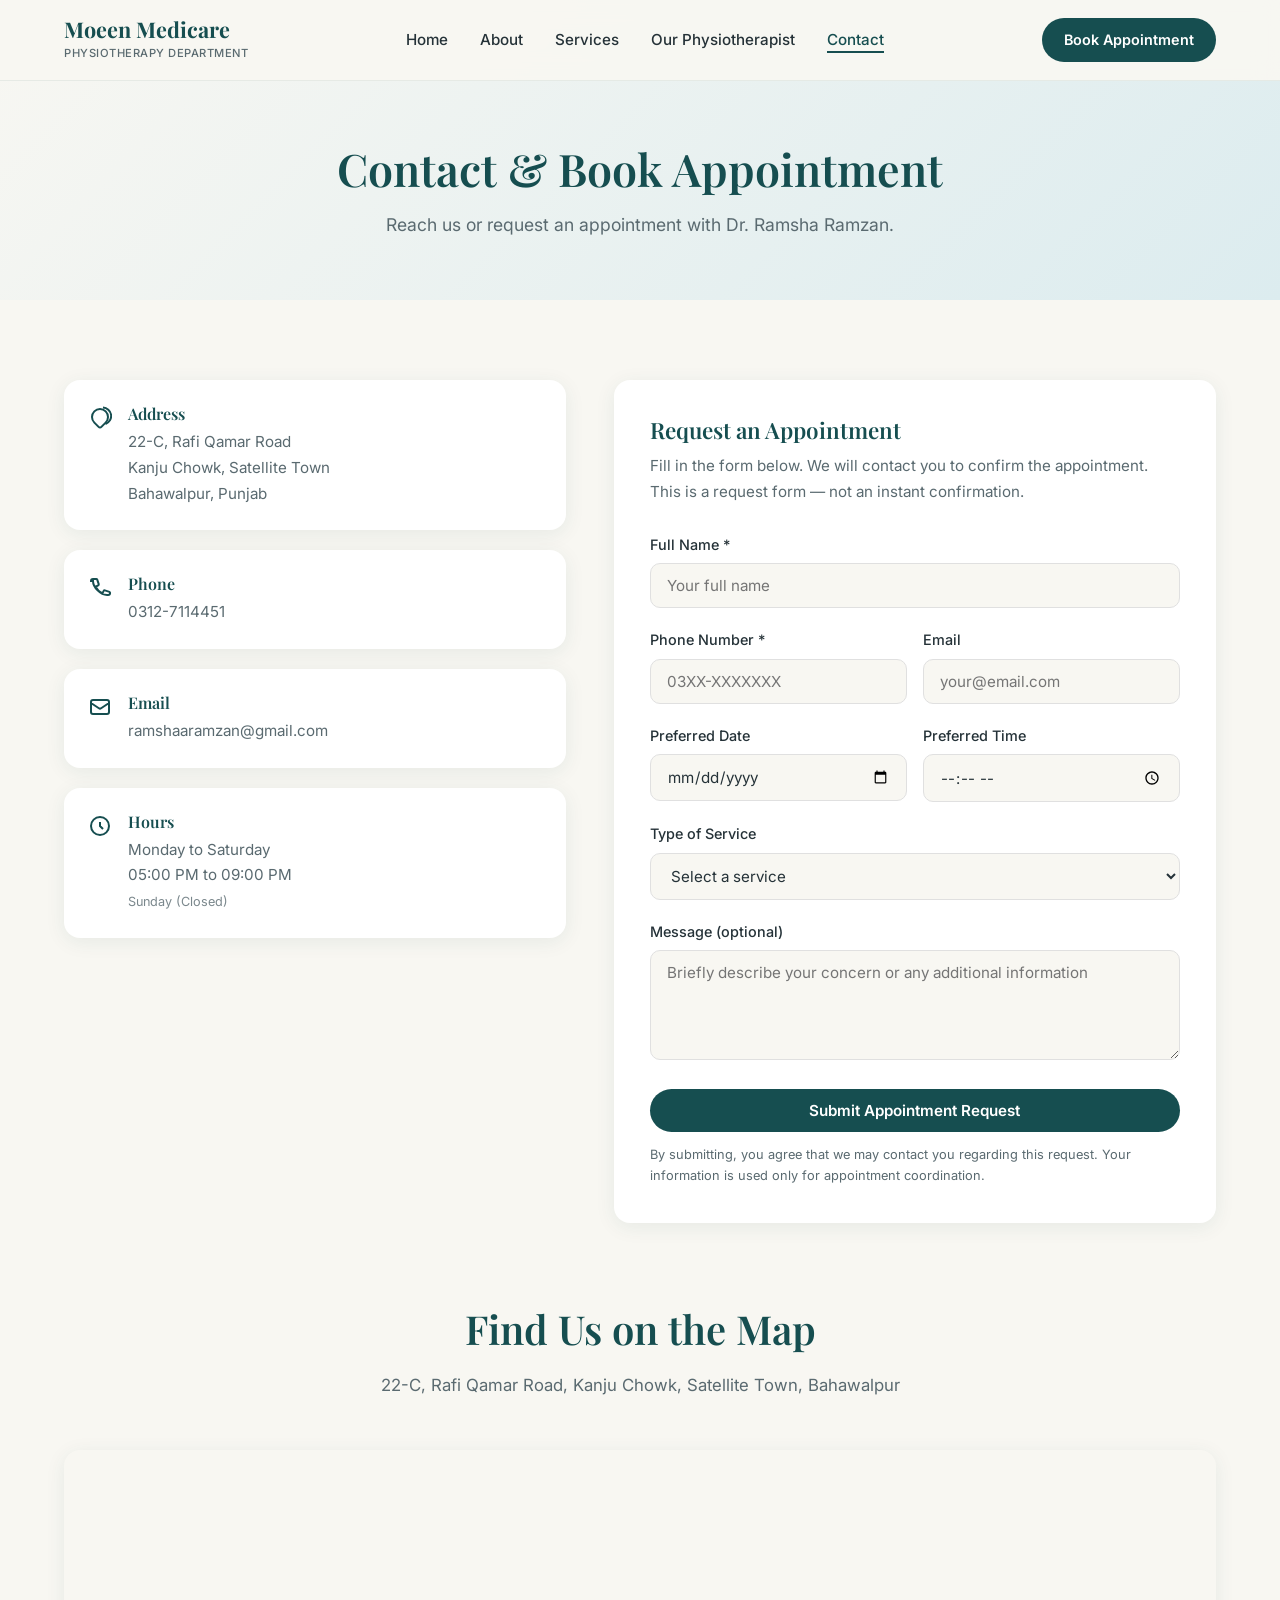
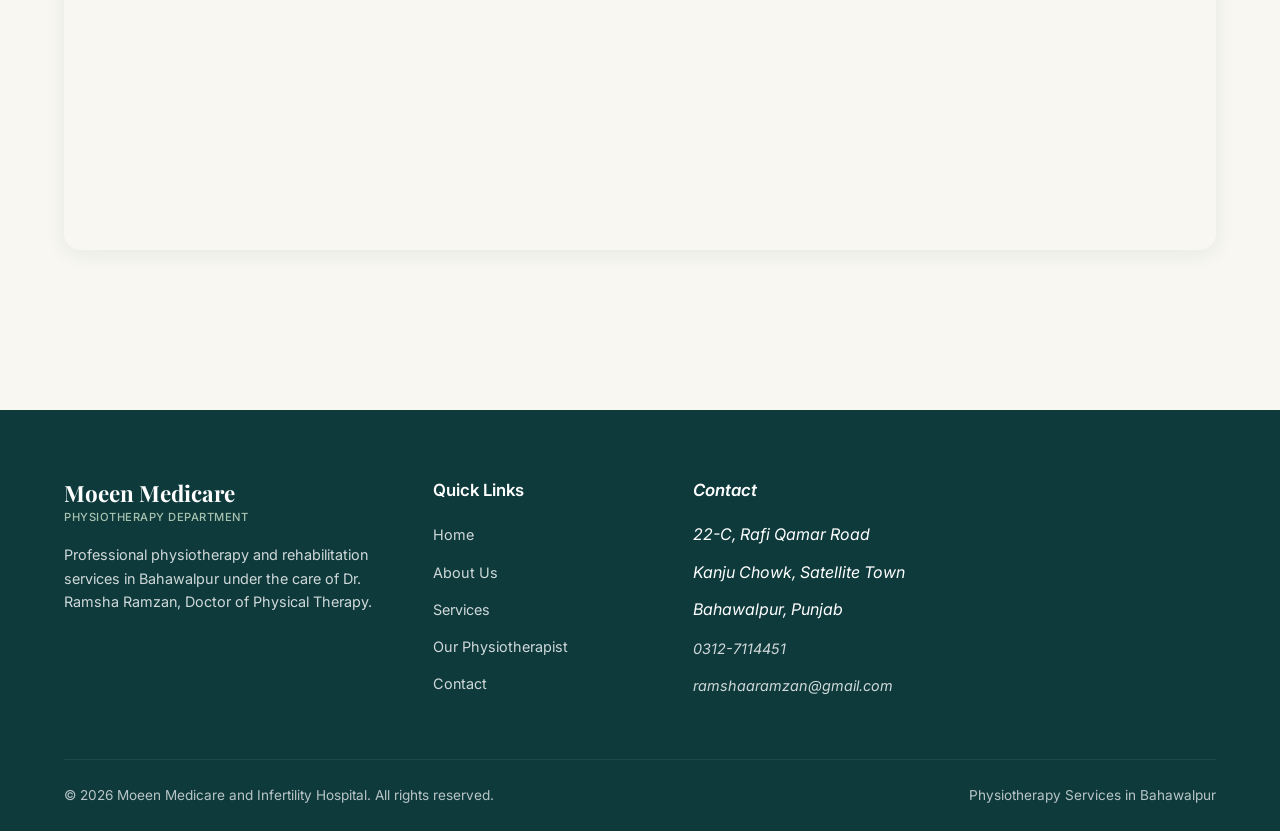
<file: contact.html>
<!DOCTYPE html>
<html lang="en">
<head>
  <meta charset="UTF-8">
  <meta name="viewport" content="width=device-width, initial-scale=1.0">
  <meta name="description" content="Book a physiotherapy appointment in Bahawalpur with Dr. Ramsha Ramzan at Moeen Medicare. Request an assessment for pain relief, rehab, and recovery.">
  <meta name="keywords" content="book physiotherapy Bahawalpur, appointment physiotherapist, Dr. Ramsha Ramzan contact, physiotherapy clinic Bahawalpur, rehab appointment">
  <meta name="robots" content="index, follow">
  <meta property="og:title" content="Book a Physiotherapy Appointment | Moeen Medicare Bahawalpur">
  <meta property="og:description" content="Request an appointment for physiotherapy, pain management, sports rehabilitation, and post-surgery recovery in Bahawalpur.">
  <meta property="og:type" content="website">
  <title>Book a Physiotherapy Appointment | Moeen Medicare Bahawalpur</title>
  <link rel="canonical" href="https://moeenmedicare.com/contact.html">
  <link rel="icon" type="image/png" href="mg/TabLogo.png">
  <link rel="preconnect" href="https://fonts.googleapis.com">
  <link rel="preconnect" href="https://fonts.gstatic.com" crossorigin>
  <link href="https://fonts.googleapis.com/css2?family=Inter:wght@400;500;600;700&family=Playfair+Display:wght@600;700&display=swap" rel="stylesheet">
  <link rel="stylesheet" href="css/styles.css">
</head>
<body>

  <nav class="navbar" role="navigation" aria-label="Main Navigation">
    <div class="container nav-inner">
      <a href="index.html" class="logo" aria-label="Moeen Medicare Home">
        <span class="logo-name">Moeen Medicare</span>
        <span class="logo-tag">Physiotherapy Department</span>
      </a>
      <ul class="nav-links">
        <li><a href="index.html">Home</a></li>
        <li><a href="about.html">About</a></li>
        <li><a href="services.html">Services</a></li>
        <li><a href="team.html">Our Physiotherapist</a></li>
        <li><a href="contact.html" class="active">Contact</a></li>
      </ul>
      <a href="contact.html" class="btn btn-primary btn-sm">Book Appointment</a>
      <button class="mobile-toggle" aria-label="Open navigation menu"><span></span><span></span><span></span></button>
    </div>
  </nav>

  <div class="mobile-overlay" role="presentation"></div>
  <div class="mobile-menu" role="navigation" aria-label="Mobile Navigation">
    <a href="index.html">Home</a>
    <a href="about.html">About</a>
    <a href="services.html">Services</a>
    <a href="team.html">Our Physiotherapist</a>
    <a href="contact.html">Contact</a>
    <a href="contact.html" class="btn btn-primary" style="margin-top:24px;text-align:center;">Book Appointment</a>
  </div>

  <main>
    <section class="page-hero" aria-labelledby="contact-page-title">
      <div class="container fade-up">
        <h1 id="contact-page-title">Contact & Book Appointment</h1>
        <p>Reach us or request an appointment with Dr. Ramsha Ramzan.</p>
      </div>
    </section>

    <section aria-labelledby="contact-details-heading">
      <div class="container">
        <div class="contact-grid">
          <div class="contact-info-cards fade-up">
            <div class="contact-card">
              <svg fill="none" stroke="currentColor" stroke-width="2" viewBox="0 0 24 24" aria-hidden="true"><path d="M17.657 16.657L13.414 20.9a1.998 1.998 0 01-2.827 0l-4.244-4.243a8 8 0 1111.314 0z"/><path d="M15 1.5a8.5 8.5 0 012.5 16.5"/></svg>
              <div>
                <h4>Address</h4>
                <p>22-C, Rafi Qamar Road<br>Kanju Chowk, Satellite Town<br>Bahawalpur, Punjab</p>
              </div>
            </div>
            <div class="contact-card">
              <svg fill="none" stroke="currentColor" stroke-width="2" viewBox="0 0 24 24" aria-hidden="true"><path d="M3 5a2 2 0 012-2h3.28a1 1 0 01.948.684l1.498 4.493a1 1 0 01-.502 1.21l-2.257 1.13a11.042 11.042 0 0 0 6.589 6.589l1.13-2.257a1 1 0 011.21-.502l4.493 1.498a1 1 0 01.684.948V17a2 2 0 01-2 2h-1C12.557 19 5 11.443 5 5V5z"/></svg>
              <div>
                <h4>Phone</h4>
                <p><a href="tel:+923127114451">0312-7114451</a></p>
              </div>
            </div>
            <div class="contact-card">
              <svg fill="none" stroke="currentColor" stroke-width="2" viewBox="0 0 24 24" aria-hidden="true"><path d="M3 8l7.89 5.26a2 2 0 002.22 0L21 8M5 19h14a2 2 0 002-2V7a2 2 0 00-2-2H5a2 2 0 00-2 2v10a2 2 0 002 2z"/></svg>
              <div>
                <h4>Email</h4>
                <p><a href="mailto:ramshaaramzan@gmail.com">ramshaaramzan@gmail.com</a></p>
              </div>
            </div>
            <div class="contact-card">
              <svg fill="none" stroke="currentColor" stroke-width="2" viewBox="0 0 24 24" aria-hidden="true"><path d="M12 8v4l3 3m6-3a9 9 0 11-18 0 9 9 0 0118 0z"/></svg>
              <div>
                <h4>Hours</h4>
                <p>Monday to Saturday<br>05:00 PM to 09:00 PM<br><small style="opacity:0.8;">Sunday (Closed)</small></p>
              </div>
            </div>
          </div>

          <div class="contact-form-wrap fade-up" aria-labelledby="appointment-form-title">
            <h3 id="appointment-form-title">Request an Appointment</h3>
            <p>Fill in the form below. We will contact you to confirm the appointment. This is a request form — not an instant confirmation.</p>
            <form id="appointment-form" action="https://formspree.io/f/mnpnwdqe" method="POST" aria-label="Appointment request form">
              <div class="form-group">
                <label for="name">Full Name *</label>
                <input type="text" id="name" name="name" required placeholder="Your full name">
              </div>
              <div class="form-row">
                <div class="form-group">
                  <label for="phone">Phone Number *</label>
                  <input type="tel" id="phone" name="phone" required placeholder="03XX-XXXXXXX">
                </div>
                <div class="form-group">
                  <label for="email">Email</label>
                  <input type="email" id="email" name="email" placeholder="your@email.com">
                </div>
              </div>
              <div class="form-row">
                <div class="form-group">
                  <label for="date">Preferred Date</label>
                  <input type="date" id="date" name="date">
                </div>
                <div class="form-group">
                  <label for="time">Preferred Time</label>
                  <input type="time" id="time" name="time">
                </div>
              </div>
              <div class="form-group">
                <label for="service">Type of Service</label>
                <select id="service" name="service">
                  <option value="">Select a service</option>
                  <option>Sports Injury Rehabilitation</option>
                  <option>Back & Neck Pain Treatment</option>
                  <option>Post-Surgery Rehabilitation</option>
                  <option>Musculoskeletal Physiotherapy</option>
                  <option>Joint Pain & Mobility</option>
                  <option>Posture Correction</option>
                  <option>Manual Therapy</option>
                  <option>Exercise-Based Rehabilitation</option>
                  <option>General Assessment</option>
                </select>
              </div>
              <div class="form-group">
                <label for="message">Message (optional)</label>
                <textarea id="message" name="message" placeholder="Briefly describe your concern or any additional information"></textarea>
              </div>
              <button type="submit" class="btn btn-primary" style="width:100%;">Submit Appointment Request</button>
              <p class="form-note">By submitting, you agree that we may contact you regarding this request. Your information is used only for appointment coordination.</p>
              <div id="form-success" class="form-success" style="display:none;">
                <strong>Thank you!</strong><br>
                Your appointment request has been received. We will contact you soon on the phone number you provided to confirm the details.
              </div>
            </form>
          </div>
        </div>
      </div>
    </section>

    <section style="padding-top:0;" aria-labelledby="map-heading">
      <div class="container">
        <div class="section-header fade-up">
          <h2 id="map-heading">Find Us on the Map</h2>
          <p>22-C, Rafi Qamar Road, Kanju Chowk, Satellite Town, Bahawalpur</p>
        </div>
        <div class="fade-up" style="border-radius:var(--radius);overflow:hidden;box-shadow:var(--shadow);height:400px;">
          <iframe title="Moeen Medicare Clinic Location" src="https://www.google.com/maps/embed?pb=!1m18!1m12!1m3!1d3476.2700420853034!2d71.7085201!3d29.3916554!2m3!1f0!2f0!3f0!3m2!1i1024!2i768!4f13.1!3m3!1m2!1s0x393b90f0b9e1a4e1%3A0x2c" width="100%" height="100%" style="border:0;" allowfullscreen="" loading="lazy" referrerpolicy="no-referrer-when-downgrade"></iframe>
        </div>
      </div>
    </section>
  </main>

  <footer class="footer" role="contentinfo">
    <div class="container">
      <div class="footer-grid">
        <div class="footer-brand">
          <div class="logo">
            <span class="logo-name">Moeen Medicare</span>
            <span class="logo-tag">Physiotherapy Department</span>
          </div>
          <p>Professional physiotherapy and rehabilitation services in Bahawalpur under the care of Dr. Ramsha Ramzan, Doctor of Physical Therapy.</p>
        </div>
        <nav>
          <h4>Quick Links</h4>
          <ul class="footer-links">
            <li><a href="index.html">Home</a></li>
            <li><a href="about.html">About Us</a></li>
            <li><a href="services.html">Services</a></li>
            <li><a href="team.html">Our Physiotherapist</a></li>
            <li><a href="contact.html">Contact</a></li>
          </ul>
        </nav>
        <address>
          <h4>Contact</h4>
          <ul class="footer-links">
            <li>22-C, Rafi Qamar Road</li>
            <li>Kanju Chowk, Satellite Town</li>
            <li>Bahawalpur, Punjab</li>
            <li style="margin-top:12px;"><a href="tel:+923127114451">0312-7114451</a></li>
            <li><a href="mailto:ramshaaramzan@gmail.com">ramshaaramzan@gmail.com</a></li>
          </ul>
        </address>
      </div>
      <div class="footer-bottom">
        <span>© 2026 Moeen Medicare and Infertility Hospital. All rights reserved.</span>
        <span>Physiotherapy Services in Bahawalpur</span>
      </div>
    </div>
  </footer>

  <a href="contact.html" class="mobile-cta">Book Appointment</a>
  <script src="js/main.js" defer></script>
</body>
</html>
</file>
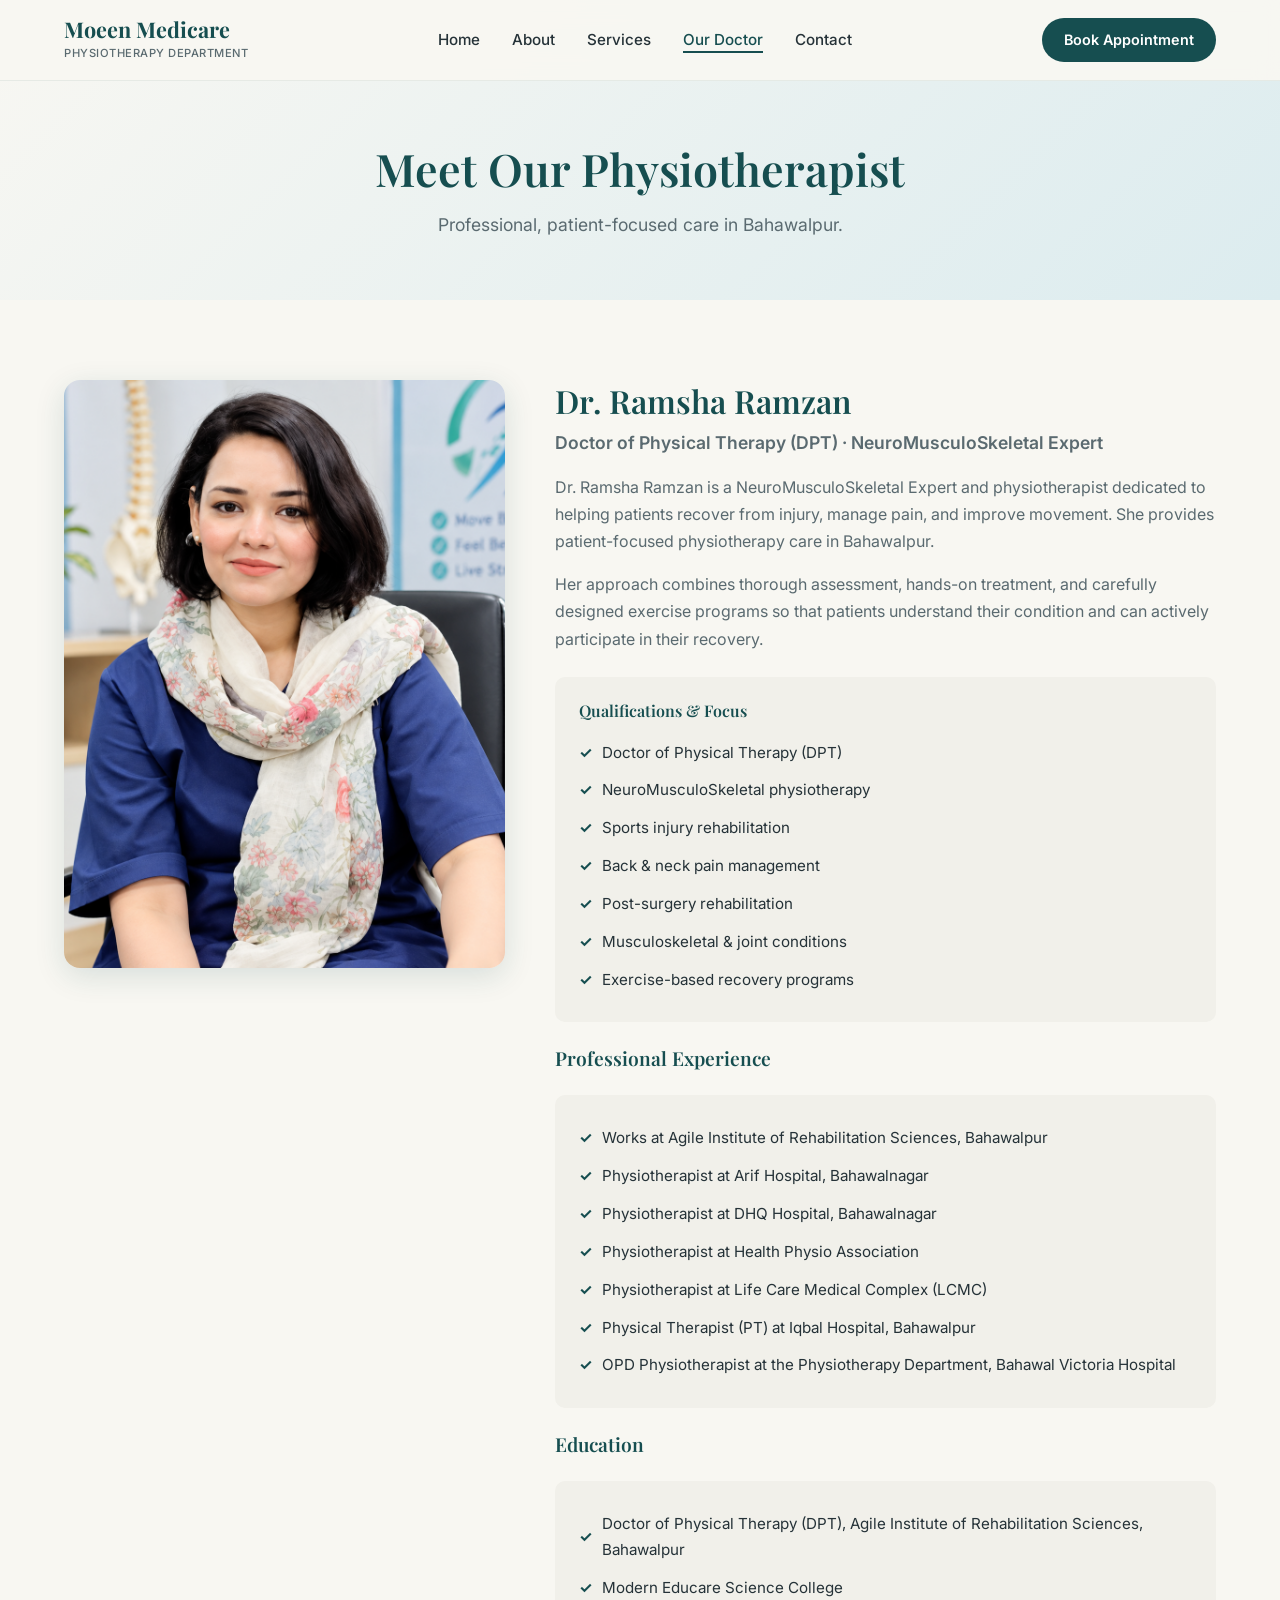
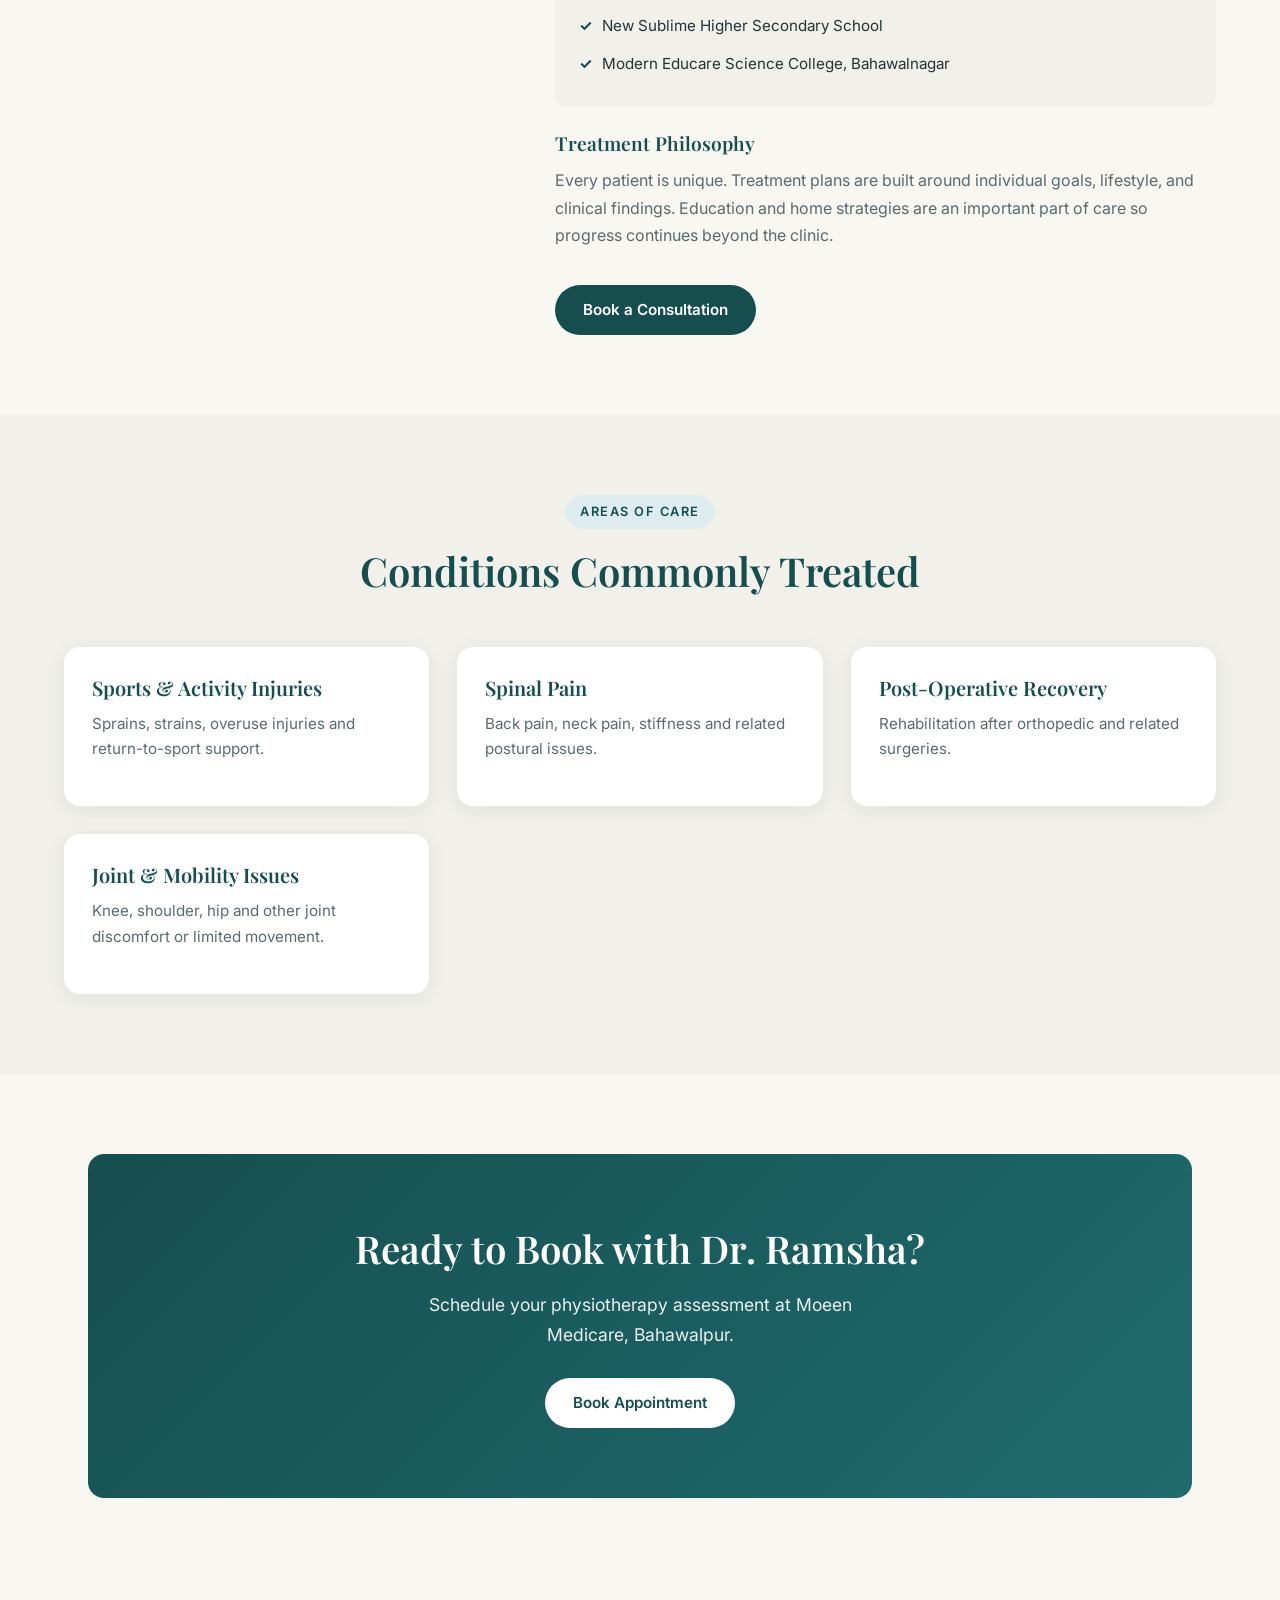
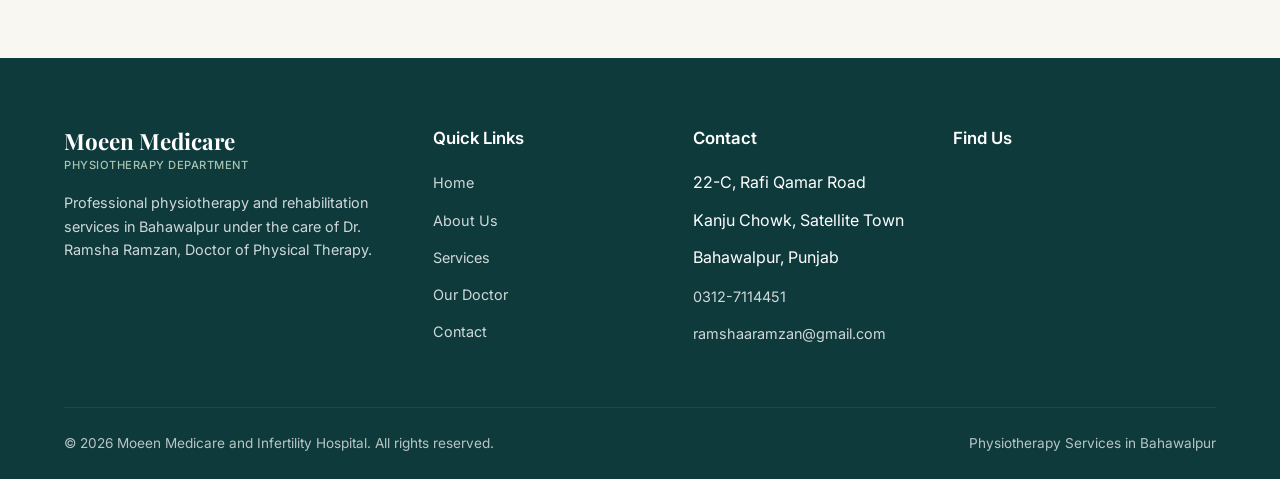
<file: team.html>
<!DOCTYPE html>
<html lang="en">
<head>
  <meta charset="UTF-8">
  <meta name="viewport" content="width=device-width, initial-scale=1.0">
  <title>Dr. Ramsha Ramzan | Physiotherapist Bahawalpur | Moeen Medicare</title>
  <link rel="icon" type="image/png" href="mg\TabLogo.png">
  <meta name="description" content="Meet Dr. Ramsha Ramzan, Doctor of Physical Therapy and NeuroMusculoSkeletal Expert at Moeen Medicare and Infertility Hospital, Bahawalpur.">
  <link rel="preconnect" href="https://fonts.googleapis.com">
  <link rel="preconnect" href="https://fonts.gstatic.com" crossorigin>
  <link href="https://fonts.googleapis.com/css2?family=Inter:wght@400;500;600;700&family=Playfair+Display:wght@600;700&display=swap" rel="stylesheet">
  <link rel="stylesheet" href="css/styles.css">
</head>
<body>

  <nav class="navbar">
    <div class="container nav-inner">
      <a href="index.html" class="logo">
        <span class="logo-name">Moeen Medicare</span>
        <span class="logo-tag">Physiotherapy Department</span>
      </a>
      <ul class="nav-links">
        <li><a href="index.html">Home</a></li>
        <li><a href="about.html">About</a></li>
        <li><a href="services.html">Services</a></li>
        <li><a href="team.html" class="active">Our Doctor</a></li>
        <li><a href="contact.html">Contact</a></li>
      </ul>
      <a href="contact.html" class="btn btn-primary btn-sm">Book Appointment</a>
      <button class="mobile-toggle" aria-label="Open menu"><span></span><span></span><span></span></button>
    </div>
  </nav>

  <div class="mobile-overlay"></div>
  <div class="mobile-menu">
    <a href="index.html">Home</a>
    <a href="about.html">About</a>
    <a href="services.html">Services</a>
    <a href="team.html">Our Doctor</a>
    <a href="contact.html">Contact</a>
    <a href="contact.html" class="btn btn-primary" style="margin-top:24px;text-align:center;">Book Appointment</a>
  </div>

  <section class="page-hero">
    <div class="container fade-up">
      <h1>Meet Our Physiotherapist</h1>
      <p>Professional, patient-focused care in Bahawalpur.</p>
    </div>
  </section>

  <section>
    <div class="container">
      <div class="team-profile">
        <div class="team-photo fade-up">
          <img src="mg\Dr. Ramsha Ramzan.png" alt="Dr. Ramsha Ramzan, NeuroMusculoSkeletal Expert and Doctor of Physical Therapy">
        </div>
        <div class="team-info fade-up">
          <h2>Dr. Ramsha Ramzan</h2>
          <p class="team-title">Doctor of Physical Therapy (DPT) · NeuroMusculoSkeletal Expert</p>
          <p>Dr. Ramsha Ramzan is a NeuroMusculoSkeletal Expert and physiotherapist dedicated to helping patients recover from injury, manage pain, and improve movement. She provides patient-focused physiotherapy care in Bahawalpur.</p>
          <p>Her approach combines thorough assessment, hands-on treatment, and carefully designed exercise programs so that patients understand their condition and can actively participate in their recovery.</p>

          <div class="qualifications">
            <h4>Qualifications & Focus</h4>
            <ul>
              <li>Doctor of Physical Therapy (DPT)</li>
              <li>NeuroMusculoSkeletal physiotherapy</li>
              <li>Sports injury rehabilitation</li>
              <li>Back & neck pain management</li>
              <li>Post-surgery rehabilitation</li>
              <li>Musculoskeletal & joint conditions</li>
              <li>Exercise-based recovery programs</li>
            </ul>
          </div>

          <h3 style="font-size:1.2rem;margin:24px 0 12px;">Professional Experience</h3>
          <ul class="qualifications">
            <li>Works at Agile Institute of Rehabilitation Sciences, Bahawalpur</li>
            <li>Physiotherapist at Arif Hospital, Bahawalnagar</li>
            <li>Physiotherapist at DHQ Hospital, Bahawalnagar</li>
            <li>Physiotherapist at Health Physio Association</li>
            <li>Physiotherapist at Life Care Medical Complex (LCMC)</li>
            <li>Physical Therapist (PT) at Iqbal Hospital, Bahawalpur</li>
            <li>OPD Physiotherapist at the Physiotherapy Department, Bahawal Victoria Hospital</li>
          </ul>

          <h3 style="font-size:1.2rem;margin:24px 0 12px;">Education</h3>
          <ul class="qualifications">
            <li>Doctor of Physical Therapy (DPT), Agile Institute of Rehabilitation Sciences, Bahawalpur</li>
            <li>Modern Educare Science College</li>
            <li>New Sublime Higher Secondary School</li>
            <li>Modern Educare Science College, Bahawalnagar</li>
          </ul>
          <h3 style="font-size:1.2rem;margin:24px 0 12px;">Treatment Philosophy</h3>
          <p>Every patient is unique. Treatment plans are built around individual goals, lifestyle, and clinical findings. Education and home strategies are an important part of care so progress continues beyond the clinic.</p>

          <a href="contact.html" class="btn btn-primary" style="margin-top:20px;">Book a Consultation</a>
        </div>
      </div>
    </div>
  </section>

  <section style="background: var(--bg-alt);">
    <div class="container">
      <div class="section-header fade-up">
        <span class="section-label">Areas of Care</span>
        <h2>Conditions Commonly Treated</h2>
      </div>
      <div class="services-grid">
        <div class="service-card fade-up" style="padding:28px;"><h3 style="margin-bottom:10px;">Sports & Activity Injuries</h3><p style="color:var(--text-light);font-size:0.95rem;">Sprains, strains, overuse injuries and return-to-sport support.</p></div>
        <div class="service-card fade-up" style="padding:28px;"><h3 style="margin-bottom:10px;">Spinal Pain</h3><p style="color:var(--text-light);font-size:0.95rem;">Back pain, neck pain, stiffness and related postural issues.</p></div>
        <div class="service-card fade-up" style="padding:28px;"><h3 style="margin-bottom:10px;">Post-Operative Recovery</h3><p style="color:var(--text-light);font-size:0.95rem;">Rehabilitation after orthopedic and related surgeries.</p></div>
        <div class="service-card fade-up" style="padding:28px;"><h3 style="margin-bottom:10px;">Joint & Mobility Issues</h3><p style="color:var(--text-light);font-size:0.95rem;">Knee, shoulder, hip and other joint discomfort or limited movement.</p></div>
      </div>
    </div>
  </section>

  <section>
    <div class="container">
      <div class="cta-banner fade-up">
        <h2>Ready to Book with Dr. Ramsha?</h2>
        <p>Schedule your physiotherapy assessment at Moeen Medicare, Bahawalpur.</p>
        <a href="contact.html" class="btn btn-white">Book Appointment</a>
      </div>
    </div>
  </section>

  <footer class="footer">
    <div class="container">
      <div class="footer-grid">
        <div class="footer-brand"><div class="logo"><span class="logo-name">Moeen Medicare</span><span class="logo-tag">Physiotherapy Department</span></div><p>Professional physiotherapy and rehabilitation services in Bahawalpur under the care of Dr. Ramsha Ramzan, Doctor of Physical Therapy.</p></div>
        <div><h4>Quick Links</h4><ul class="footer-links"><li><a href="index.html">Home</a></li><li><a href="about.html">About Us</a></li><li><a href="services.html">Services</a></li><li><a href="team.html">Our Doctor</a></li><li><a href="contact.html">Contact</a></li></ul></div>
        <div><h4>Contact</h4><ul class="footer-links"><li>22-C, Rafi Qamar Road</li><li>Kanju Chowk, Satellite Town</li><li>Bahawalpur, Punjab</li><li style="margin-top:12px;"><a href="tel:03127114451">0312-7114451</a></li><li><a href="mailto:ramshaaramzan@gmail.com">ramshaaramzan@gmail.com</a></li></ul></div>
        <div><h4>Find Us</h4><div class="footer-map"><iframe src="https://www.google.com/maps/embed?pb=!1m18!1m12!1m3!1d3476.2700420853034!2d71.7085201!3d29.3916554!2m3!1f0!2f0!3f0!3m2!1i1024!2i768!4f13.1!3m3!1m2!1s0x393b90f0b9e1a4e1%3A0x6b6f0e8bb15c8e2e!2sMoeen%20Medicare!5e0!3m2!1sen!2spk!4v1710000000000!5m2!1sen!2spk" width="100%" height="220" style="border:0;" allowfullscreen="" loading="lazy"></iframe></div></div>
      </div>
      <div class="footer-bottom"><span>© 2026 Moeen Medicare and Infertility Hospital. All rights reserved.</span><span>Physiotherapy Services in Bahawalpur</span></div>
    </div>
  </footer>

  <a href="contact.html" class="mobile-cta">Book Appointment</a>
  <script src="js/main.js"></script>
</body>
</html>
</file>
<file: css/styles.css>
/* =====================================================
   Moeen Medicare & Infertility Hospital
   Physiotherapy Department - Premium Healthcare Design
   ===================================================== */

:root {
  --primary: #164E50;
  --primary-dark: #0F3A3C;
  --primary-light: #1F6B6E;
  --sage: #A8C3B0;
  --sage-light: #C5D9CC;
  --bg: #F8F7F2;
  --bg-alt: #F1F0EA;
  --accent: #DCECEF;
  --text: #253238;
  --text-light: #5A6A70;
  --white: #FFFFFF;
  --shadow: 0 4px 20px rgba(22, 78, 80, 0.08);
  --shadow-hover: 0 8px 30px rgba(22, 78, 80, 0.14);
  --radius: 16px;
  --radius-sm: 10px;
  --transition: all 0.3s ease;
}

* {
  margin: 0;
  padding: 0;
  box-sizing: border-box;
}

html {
  scroll-behavior: smooth;
}

body {
  font-family: 'Inter', -apple-system, BlinkMacSystemFont, 'Segoe UI', sans-serif;
  background: var(--bg);
  color: var(--text);
  line-height: 1.7;
  font-size: 16px;
  overflow-x: hidden;
}

h1, h2, h3, h4, h5, h6 {
  font-family: 'Playfair Display', Georgia, serif;
  font-weight: 600;
  line-height: 1.3;
  color: var(--primary);
}

a {
  text-decoration: none;
  color: inherit;
  transition: var(--transition);
}

img {
  max-width: 100%;
  height: auto;
  display: block;
}

.container {
  width: 100%;
  max-width: 1200px;
  margin: 0 auto;
  padding: 0 24px;
}

/* ========== NAVIGATION ========== */
.navbar {
  position: fixed;
  top: 0;
  left: 0;
  width: 100%;
  z-index: 1000;
  background: rgba(248, 247, 242, 0.95);
  backdrop-filter: blur(12px);
  border-bottom: 1px solid rgba(22, 78, 80, 0.08);
  transition: var(--transition);
}

.navbar.scrolled {
  background: var(--white);
  box-shadow: 0 2px 20px rgba(0,0,0,0.06);
}

.nav-inner {
  display: flex;
  align-items: center;
  justify-content: space-between;
  height: 80px;
}

.logo {
  display: flex;
  flex-direction: column;
  gap: 2px;
}

.logo-name {
  font-family: 'Playfair Display', serif;
  font-size: 1.35rem;
  font-weight: 700;
  color: var(--primary);
  line-height: 1.2;
}

.logo-tag {
  font-size: 0.7rem;
  color: var(--text-light);
  font-weight: 500;
  letter-spacing: 0.5px;
  text-transform: uppercase;
}

.nav-links {
  display: flex;
  align-items: center;
  gap: 32px;
  list-style: none;
}

.nav-links a {
  font-size: 0.95rem;
  font-weight: 500;
  color: var(--text);
  position: relative;
}

.nav-links a:hover,
.nav-links a.active {
  color: var(--primary);
}

.nav-links a::after {
  content: '';
  position: absolute;
  bottom: -4px;
  left: 0;
  width: 0;
  height: 2px;
  background: var(--primary);
  transition: width 0.3s ease;
}

.nav-links a:hover::after,
.nav-links a.active::after {
  width: 100%;
}

.btn {
  display: inline-flex;
  align-items: center;
  justify-content: center;
  gap: 8px;
  padding: 12px 28px;
  border-radius: 50px;
  font-weight: 600;
  font-size: 0.95rem;
  border: none;
  cursor: pointer;
  transition: var(--transition);
  font-family: inherit;
}

.btn-primary {
  background: var(--primary);
  color: var(--white);
}

.btn-primary:hover {
  background: var(--primary-dark);
  transform: translateY(-2px);
  box-shadow: var(--shadow-hover);
}

.btn-outline {
  background: transparent;
  color: var(--primary);
  border: 2px solid var(--primary);
}

.btn-outline:hover {
  background: var(--primary);
  color: var(--white);
}

.btn-white {
  background: var(--white);
  color: var(--primary);
}

.btn-white:hover {
  background: var(--accent);
  transform: translateY(-2px);
}

.btn-sm {
  padding: 10px 22px;
  font-size: 0.9rem;
}

.mobile-toggle {
  display: none;
  background: none;
  border: none;
  cursor: pointer;
  padding: 8px;
}

.mobile-toggle span {
  display: block;
  width: 24px;
  height: 2px;
  background: var(--primary);
  margin: 5px 0;
  transition: var(--transition);
}

/* Mobile Menu */
.mobile-menu {
  position: fixed;
  top: 0;
  right: -100%;
  width: 80%;
  max-width: 320px;
  height: 100vh;
  background: var(--white);
  z-index: 1001;
  padding: 100px 32px 40px;
  transition: right 0.35s ease;
  box-shadow: -10px 0 40px rgba(0,0,0,0.1);
}

.mobile-menu.open {
  right: 0;
}

.mobile-menu a {
  display: block;
  padding: 14px 0;
  font-size: 1.1rem;
  font-weight: 500;
  color: var(--text);
  border-bottom: 1px solid var(--bg-alt);
}

.mobile-menu a:hover {
  color: var(--primary);
}

.mobile-overlay {
  position: fixed;
  inset: 0;
  background: rgba(0,0,0,0.4);
  z-index: 999;
  opacity: 0;
  visibility: hidden;
  transition: var(--transition);
}

.mobile-overlay.open {
  opacity: 1;
  visibility: visible;
}

/* ========== HERO ========== */
.hero {
  padding: 140px 0 80px;
  background: linear-gradient(135deg, var(--bg) 0%, var(--accent) 100%);
  position: relative;
  overflow: hidden;
}

.hero-grid {
  display: grid;
  grid-template-columns: 1fr 1fr;
  gap: 60px;
  align-items: center;
}

.hero-content h1 {
  font-size: clamp(2.2rem, 5vw, 3.4rem);
  margin-bottom: 20px;
  color: var(--primary);
}

.hero-content p {
  font-size: 1.15rem;
  color: var(--text-light);
  margin-bottom: 32px;
  max-width: 520px;
}

.hero-btns {
  display: flex;
  flex-wrap: wrap;
  gap: 16px;
  margin-bottom: 40px;
}

.hero-trust {
  display: flex;
  flex-wrap: wrap;
  gap: 24px;
}

.trust-item {
  display: flex;
  align-items: center;
  gap: 10px;
  font-size: 0.9rem;
  font-weight: 500;
  color: var(--text);
}

.trust-item svg {
  width: 20px;
  height: 20px;
  color: var(--primary);
  flex-shrink: 0;
}

.hero-image {
  position: relative;
}

.hero-image img {
  width: 100%;
  border-radius: var(--radius);
  box-shadow: var(--shadow-hover);
  object-fit: cover;
  aspect-ratio: 4/3;
}

.hero-badge {
  position: absolute;
  bottom: 24px;
  left: 24px;
  background: var(--white);
  padding: 16px 20px;
  border-radius: var(--radius-sm);
  box-shadow: var(--shadow);
  max-width: 220px;
}

.hero-badge strong {
  display: block;
  font-size: 0.95rem;
  color: var(--primary);
  margin-bottom: 4px;
}

.hero-badge span {
  font-size: 0.8rem;
  color: var(--text-light);
}

/* ========== SECTIONS ========== */
section {
  padding: 80px 0;
}

section[style*="padding-top:0"] {
  padding-top: 0;
}

.section-header {
  text-align: center;
  max-width: 640px;
  margin: 0 auto 50px;
}

.section-header h2 {
  font-size: clamp(1.8rem, 4vw, 2.5rem);
  margin-bottom: 16px;
}

.section-header p {
  color: var(--text-light);
  font-size: 1.05rem;
}

.section-label {
  display: inline-block;
  font-size: 0.8rem;
  font-weight: 600;
  text-transform: uppercase;
  letter-spacing: 1.5px;
  color: var(--primary);
  background: var(--accent);
  padding: 6px 14px;
  border-radius: 50px;
  margin-bottom: 16px;
}

/* ========== SERVICES CARDS ========== */
.services-grid {
  display: grid;
  grid-template-columns: repeat(auto-fit, minmax(280px, 1fr));
  gap: 28px;
}

.service-card {
  background: var(--white);
  border-radius: var(--radius);
  overflow: hidden;
  box-shadow: var(--shadow);
  transition: var(--transition);
}

.service-card:hover {
  transform: translateY(-6px);
  box-shadow: var(--shadow-hover);
}

.service-card img {
  width: 100%;
  height: 200px;
  object-fit: cover;
}

.service-card-body {
  padding: 24px;
}

.service-card h3 {
  font-size: 1.25rem;
  margin-bottom: 10px;
}

.service-card p {
  color: var(--text-light);
  font-size: 0.95rem;
  margin-bottom: 16px;
}

.service-card .btn {
  width: 100%;
}

/* Service card with inline styles */
.service-card[style*="padding:28px"] {
  padding: 28px;
}

.service-card[style*="padding:28px"] h3 {
  margin-bottom: 10px;
}

.service-card[style*="padding:28px"] p {
  color: var(--text-light);
  font-size: 0.95rem;
}

/* ========== PROCESS ========== */
.process-grid {
  display: grid;
  grid-template-columns: repeat(3, 1fr);
  gap: 32px;
}

.process-step {
  text-align: center;
  padding: 32px 24px;
  background: var(--white);
  border-radius: var(--radius);
  box-shadow: var(--shadow);
  position: relative;
}

.process-num {
  width: 48px;
  height: 48px;
  background: var(--primary);
  color: var(--white);
  border-radius: 50%;
  display: flex;
  align-items: center;
  justify-content: center;
  font-weight: 700;
  font-size: 1.2rem;
  margin: 0 auto 20px;
}

.process-step h3 {
  font-size: 1.2rem;
  margin-bottom: 10px;
}

.process-step p {
  color: var(--text-light);
  font-size: 0.95rem;
}

/* ========== ABOUT / TEAM ========== */
.about-grid {
  display: grid;
  grid-template-columns: 1fr 1fr;
  gap: 60px;
  align-items: center;
}

.about-image img {
  border-radius: var(--radius);
  box-shadow: var(--shadow-hover);
  width: 100%;
  object-fit: cover;
  aspect-ratio: 4/5;
}

.about-content h2 {
  font-size: clamp(1.8rem, 3.5vw, 2.3rem);
  margin-bottom: 20px;
}

.about-content p {
  color: var(--text-light);
  margin-bottom: 16px;
}

.values-list {
  list-style: none;
  margin: 24px 0;
}

.values-list li {
  display: flex;
  align-items: flex-start;
  gap: 12px;
  margin-bottom: 12px;
  font-size: 0.95rem;
}

.values-list svg {
  width: 20px;
  height: 20px;
  color: var(--primary);
  flex-shrink: 0;
  margin-top: 2px;
}

/* ========== TESTIMONIALS ========== */
.testimonials-grid {
  display: grid;
  grid-template-columns: repeat(auto-fit, minmax(300px, 1fr));
  gap: 28px;
}

.testimonial-card {
  background: var(--white);
  padding: 32px;
  border-radius: var(--radius);
  box-shadow: var(--shadow);
}

.testimonial-card .stars {
  color: #F5A623;
  font-size: 1.1rem;
  margin-bottom: 16px;
  letter-spacing: 2px;
}

.testimonial-card p {
  color: var(--text);
  font-style: italic;
  margin-bottom: 20px;
  font-size: 1rem;
}

.testimonial-author {
  display: flex;
  align-items: center;
  gap: 12px;
}

.testimonial-author strong {
  display: block;
  font-size: 0.95rem;
  color: var(--primary);
}

.testimonial-author span {
  font-size: 0.85rem;
  color: var(--text-light);
}

/* ========== FAQ ========== */
.faq-list {
  max-width: 800px;
  margin: 0 auto;
}

.faq-item {
  background: var(--white);
  border-radius: var(--radius-sm);
  margin-bottom: 12px;
  box-shadow: var(--shadow);
  overflow: hidden;
}

.faq-question {
  width: 100%;
  padding: 20px 24px;
  background: none;
  border: none;
  text-align: left;
  font-size: 1.05rem;
  font-weight: 600;
  color: var(--primary);
  cursor: pointer;
  display: flex;
  justify-content: space-between;
  align-items: center;
  font-family: inherit;
  transition: var(--transition);
}

.faq-question:hover {
  background: var(--bg-alt);
}

.faq-question svg {
  width: 20px;
  height: 20px;
  transition: transform 0.3s ease;
  flex-shrink: 0;
}

.faq-item.open .faq-question svg {
  transform: rotate(180deg);
}

.faq-answer {
  max-height: 0;
  overflow: hidden;
  transition: max-height 0.35s ease;
}

.faq-answer-inner {
  padding: 0 24px 20px;
  color: var(--text-light);
  font-size: 0.95rem;
}

/* ========== CTA BANNER ========== */
.cta-banner {
  background: linear-gradient(135deg, var(--primary) 0%, var(--primary-light) 100%);
  color: var(--white);
  text-align: center;
  padding: 70px 0;
  border-radius: var(--radius);
  margin: 0 24px;
}

.cta-banner h2 {
  color: var(--white);
  font-size: clamp(1.8rem, 4vw, 2.4rem);
  margin-bottom: 16px;
}

.cta-banner p {
  opacity: 0.9;
  margin-bottom: 28px;
  font-size: 1.1rem;
  max-width: 500px;
  margin-left: auto;
  margin-right: auto;
}

/* ========== CONTACT ========== */
.contact-grid {
  display: grid;
  grid-template-columns: 1fr 1.2fr;
  gap: 48px;
}

.contact-info-cards {
  display: flex;
  flex-direction: column;
  gap: 20px;
}

.contact-card {
  background: var(--white);
  padding: 24px;
  border-radius: var(--radius);
  box-shadow: var(--shadow);
  display: flex;
  gap: 16px;
  align-items: flex-start;
}

.contact-card svg {
  width: 24px;
  height: 24px;
  color: var(--primary);
  flex-shrink: 0;
  margin-top: 2px;
}

.contact-card h4 {
  font-size: 1rem;
  margin-bottom: 4px;
}

.contact-card p,
.contact-card a {
  color: var(--text-light);
  font-size: 0.95rem;
}

.contact-card a:hover {
  color: var(--primary);
}

.contact-form-wrap {
  background: var(--white);
  padding: 36px;
  border-radius: var(--radius);
  box-shadow: var(--shadow);
}

.contact-form-wrap h3 {
  font-size: 1.4rem;
  margin-bottom: 8px;
}

.contact-form-wrap > p {
  color: var(--text-light);
  margin-bottom: 28px;
  font-size: 0.95rem;
}

.form-group {
  margin-bottom: 20px;
}

.form-group label {
  display: block;
  font-size: 0.9rem;
  font-weight: 500;
  margin-bottom: 6px;
  color: var(--text);
}

.form-group input,
.form-group select,
.form-group textarea {
  width: 100%;
  padding: 12px 16px;
  border: 1.5px solid #E0E0E0;
  border-radius: var(--radius-sm);
  font-size: 0.95rem;
  font-family: inherit;
  background: var(--bg);
  color: var(--text);
  transition: var(--transition);
}

.form-group input:focus,
.form-group select:focus,
.form-group textarea:focus {
  outline: none;
  border-color: var(--primary);
  background: var(--white);
}

.form-group textarea {
  min-height: 110px;
  resize: vertical;
}

.form-row {
  display: grid;
  grid-template-columns: 1fr 1fr;
  gap: 16px;
}

.form-note {
  font-size: 0.8rem;
  color: var(--text-light);
  margin-top: 12px;
}

.form-success {
  display: none;
  background: #E8F5E9;
  border: 1px solid #A5D6A7;
  color: #2E7D32;
  padding: 20px;
  border-radius: var(--radius-sm);
  text-align: center;
  margin-top: 16px;
}

.form-success.show {
  display: block;
}

/* ========== FOOTER ========== */
.footer {
  background: var(--primary-dark);
  color: var(--white);
  padding: 70px 0 0;
  margin-top: 80px;
}

.footer-grid {
  display: grid;
  grid-template-columns: 1.5fr 1fr 1fr 1.2fr;
  gap: 40px;
  margin-bottom: 50px;
}

.footer-brand .logo-name {
  color: var(--white);
  font-size: 1.4rem;
}

.footer-brand .logo-tag {
  color: var(--sage);
}

.footer-brand p {
  margin-top: 16px;
  font-size: 0.9rem;
  opacity: 0.8;
  line-height: 1.6;
}

.footer h4 {
  color: var(--white);
  font-size: 1.05rem;
  margin-bottom: 20px;
  font-family: 'Inter', sans-serif;
  font-weight: 600;
}

.footer-links {
  list-style: none;
}

.footer-links li {
  margin-bottom: 10px;
}

.footer-links a {
  font-size: 0.9rem;
  opacity: 0.8;
}

.footer-links a:hover {
  opacity: 1;
  color: var(--sage);
}

.footer-map {
  border-radius: var(--radius-sm);
  overflow: hidden;
  height: 180px;
}

.footer-map iframe {
  width: 100%;
  height: 100%;
  border: 0;
}

.footer-bottom {
  border-top: 1px solid rgba(255,255,255,0.1);
  padding: 24px 0;
  display: flex;
  justify-content: space-between;
  align-items: center;
  flex-wrap: wrap;
  gap: 12px;
  font-size: 0.85rem;
  opacity: 0.7;
}

/* ========== PAGE HERO ========== */
.page-hero {
  padding: 140px 0 60px;
  background: linear-gradient(135deg, var(--bg) 0%, var(--accent) 100%);
  text-align: center;
}

.page-hero h1 {
  font-size: clamp(2rem, 4vw, 2.8rem);
  margin-bottom: 12px;
}

.page-hero p {
  color: var(--text-light);
  font-size: 1.1rem;
  max-width: 560px;
  margin: 0 auto;
}

/* ========== TEAM PROFILE ========== */
.team-profile {
  display: grid;
  grid-template-columns: 1fr 1.5fr;
  gap: 50px;
  align-items: start;
}

.team-photo img {
  border-radius: var(--radius);
  box-shadow: var(--shadow-hover);
  width: 100%;
  object-fit: cover;
  aspect-ratio: 3/4;
}

.team-info h2 {
  font-size: 2rem;
  margin-bottom: 6px;
}

.team-title {
  color: var(--primary);
  font-weight: 600;
  font-size: 1.1rem;
  margin-bottom: 20px;
}

.team-info p {
  color: var(--text-light);
  margin-bottom: 16px;
}

.qualifications {
  background: var(--bg-alt);
  padding: 24px;
  border-radius: var(--radius-sm);
  margin: 24px 0;
}

.qualifications h4 {
  margin-bottom: 12px;
  font-size: 1rem;
}

.qualifications ul {
  list-style: none;
}

.qualifications li {
  padding: 6px 0;
  font-size: 0.95rem;
  display: flex;
  align-items: center;
  gap: 10px;
}

.qualifications li::before {
  content: '✓';
  color: var(--primary);
  font-weight: 700;
}

/* ========== SERVICE DETAIL ========== */
.service-detail-grid {
  display: grid;
  grid-template-columns: 1.2fr 1fr;
  gap: 50px;
  align-items: start;
}

.service-detail-content h2 {
  font-size: 1.8rem;
  margin-bottom: 16px;
}

.service-detail-content h3 {
  font-size: 1.25rem;
  margin: 28px 0 12px;
}

.service-detail-content p,
.service-detail-content li {
  color: var(--text-light);
  margin-bottom: 12px;
}

.service-detail-content ul {
  padding-left: 20px;
  margin-bottom: 16px;
}

/* ========== INLINE STYLE FIXES ========== */
[style*="text-align:center"] {
  text-align: center;
}

[style*="margin-top:40px"] {
  margin-top: 40px;
}

[style*="margin-top:20px"] {
  margin-top: 20px;
}

[style*="margin-top:12px"] {
  margin-top: 12px;
}

[style*="margin-bottom:10px"] {
  margin-bottom: 10px;
}

[style*="font-weight:600"] {
  font-weight: 600;
}

[style*="color:var(--primary)"] {
  color: var(--primary);
}

[style*="margin-bottom:16px"] {
  margin-bottom: 16px;
}

[style*="width:100%"] {
  width: 100%;
}

[style*="background: var(--bg-alt)"] {
  background: var(--bg-alt);
}

[style*="opacity:0.8"] {
  opacity: 0.8;
}

[style*="padding:14px"] {
  padding: 14px;
}

[style*="padding:20px"] {
  padding: 20px;
}

[style*="margin-top:24px"] {
  margin-top: 24px;
}

[style*="border-radius:var(--radius)"] {
  border-radius: var(--radius);
}

[style*="overflow:hidden"] {
  overflow: hidden;
}

[style*="box-shadow:var(--shadow)"] {
  box-shadow: var(--shadow);
}

[style*="height:400px"] {
  height: 400px;
}

[style*="font-size:1.2rem"] {
  font-size: 1.2rem;
}

/* ========== STICKY MOBILE CTA ========== */
.mobile-cta {
  display: none;
  position: fixed;
  bottom: 0;
  left: 0;
  width: 100%;
  background: var(--primary);
  color: var(--white);
  text-align: center;
  padding: 14px;
  font-weight: 600;
  z-index: 900;
  box-shadow: 0 -4px 20px rgba(0,0,0,0.15);
}

/* ========== ANIMATIONS ========== */
.fade-up {
  opacity: 0;
  transform: translateY(30px);
  transition: opacity 0.6s ease, transform 0.6s ease;
}

.fade-up.visible {
  opacity: 1;
  transform: translateY(0);
}

/* ========== RESPONSIVE ========== */
@media (max-width: 768px) {
  .hero-grid,
  .about-grid,
  .team-profile,
  .service-detail-grid,
  .process-grid {
    grid-template-columns: 1fr;
    gap: 32px;
  }

  .nav-links {
    display: none;
  }

  .mobile-toggle {
    display: block;
  }

  .mobile-cta {
    display: block;
  }

  .contact-grid {
    grid-template-columns: 1fr;
  }

  .footer-grid {
    grid-template-columns: 1fr;
  }

  .form-row {
    grid-template-columns: 1fr;
  }

  section {
    padding: 60px 0;
  }

  .cta-banner {
    margin: 0 16px;
  }
}

@media (max-width: 480px) {
  .hero-content h1 {
    font-size: 1.8rem;
  }

  .page-hero h1 {
    font-size: 1.6rem;
  }

  .section-header h2 {
    font-size: 1.5rem;
  }

  .cta-banner {
    padding: 50px 20px;
  }

  .services-grid {
    grid-template-columns: 1fr;
  }
}
</file>
